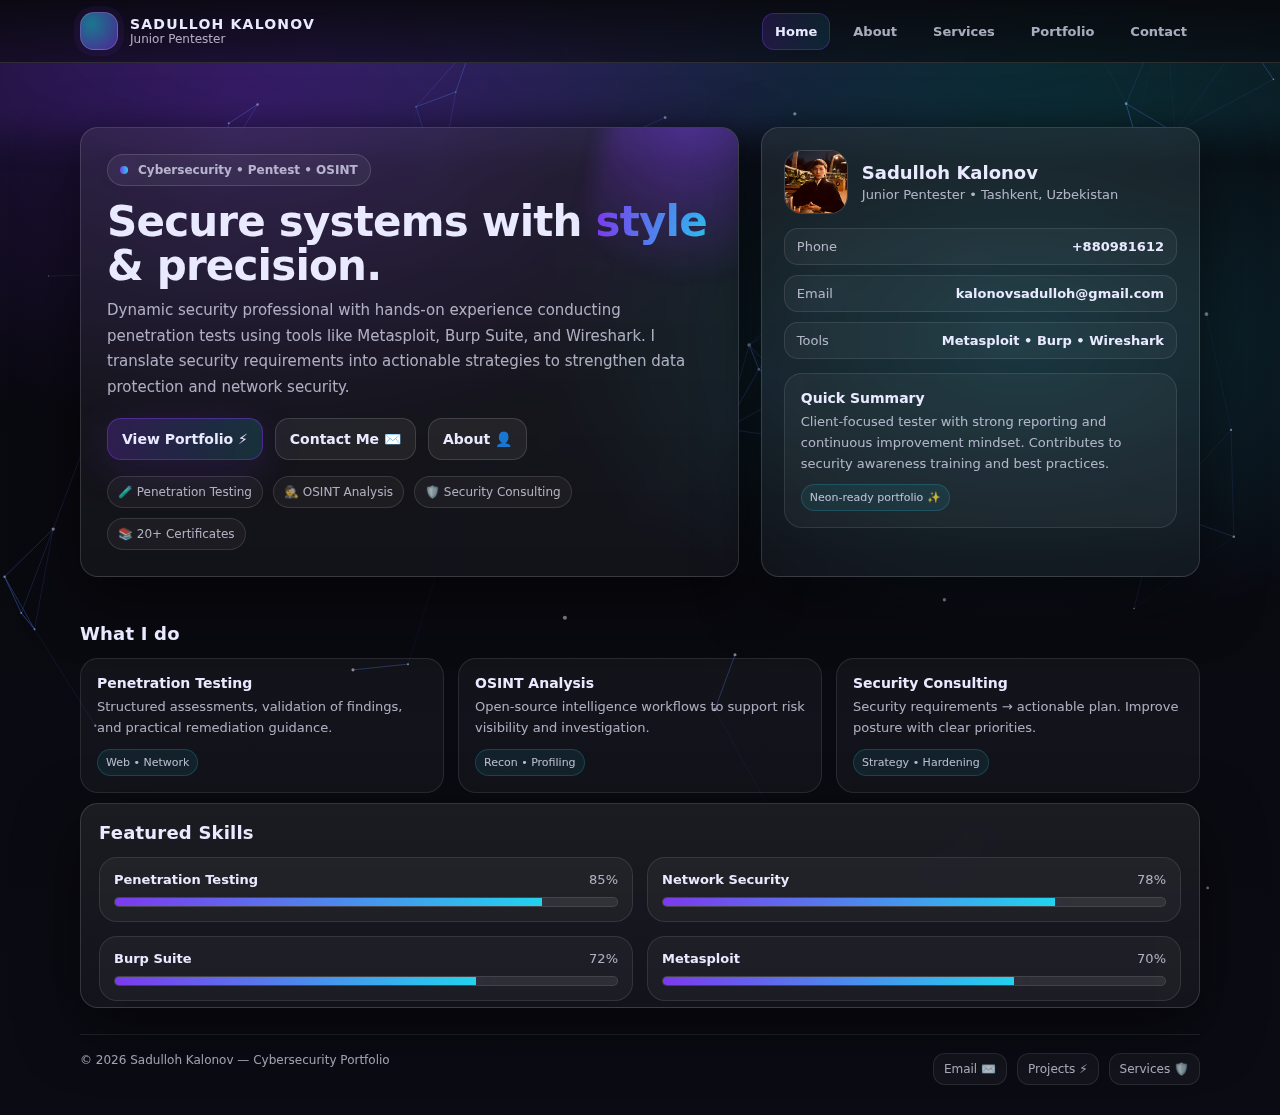
<file: index.html>
<!doctype html>
<html lang="en">
<head>
  <meta charset="utf-8" />
  <meta name="viewport" content="width=device-width, initial-scale=1" />
  <meta name="description" content="Sadulloh Kalonov — Junior Pentester portfolio. Cybersecurity, Pentest, OSINT, Security Consulting." />
  <meta name="robots" content="index,follow" />
  <title>Sadulloh Kalonov | Junior Pentester</title>
  <link rel="stylesheet" href="assets/css/style.css" />
</head>
<body>
  <a class="skip" href="#main">Skip to content</a>
  <canvas id="particles" aria-hidden="true"></canvas>
  <div class="top-glow" aria-hidden="true"></div>
  <div class="grid-noise" aria-hidden="true"></div>

  <header class="nav">
    <div class="container nav-inner">
      <a class="brand" href="index.html" aria-label="Home">
        <div class="brand-badge" aria-hidden="true"></div>
        <div>
          <h1>SADULLOH KALONOV</h1>
          <p>Junior Pentester</p>
        </div>
      </a>

      <nav class="nav-links" aria-label="Primary">
        <a data-nav href="index.html">Home</a>
        <a data-nav href="about.html">About</a>
        <a data-nav href="services.html">Services</a>
        <a data-nav href="portfolio.html">Portfolio</a>
        <a data-nav href="contact.html">Contact</a>
      </nav>

      <button class="menu-btn" data-menu aria-expanded="false" aria-controls="mobileNav">Menu</button>
    </div>

    <div class="container mobile" id="mobileNav" data-mobile>
      <a href="index.html">Home</a>
      <a href="about.html">About</a>
      <a href="services.html">Services</a>
      <a href="portfolio.html">Portfolio</a>
      <a href="contact.html">Contact</a>
    </div>
  </header>

  <main id="main" class="container">
    <section class="hero">
      <div class="hero-grid">
        <div class="card hero-main reveal">
          <div class="kicker"><span class="dot"></span> Cybersecurity • Pentest • OSINT</div>
          <h2 class="hero-title">
            Secure systems with <span class="gradient">style</span> & precision.
          </h2>
          <p class="hero-sub">
            Dynamic security professional with hands-on experience conducting penetration tests using tools like
            Metasploit, Burp Suite, and Wireshark. I translate security requirements into actionable strategies to
            strengthen data protection and network security.
          </p>

          <div class="hero-actions">
            <a class="btn primary" href="portfolio.html">View Portfolio ⚡</a>
            <a class="btn" href="contact.html">Contact Me ✉️</a>
            <a class="btn" href="about.html">About 👤</a>
          </div>

          <div class="pills">
            <span class="pill">🧪 Penetration Testing</span>
            <span class="pill">🕵️ OSINT Analysis</span>
            <span class="pill">🛡️ Security Consulting</span>
            <span class="pill">📚 20+ Certificates</span>
          </div>
        </div>

        <aside class="card profile reveal">
          <div class="avatar">
            <img src="assets/img/profile.jpg" alt="Profile photo" />
            <div>
              <h2>Sadulloh Kalonov</h2>
              <p>Junior Pentester • Tashkent, Uzbekistan</p>
            </div>
          </div>

          <div class="meta">
            <div class="meta-item"><span>Phone</span><b>+880981612</b></div>
            <div class="meta-item"><span>Email</span><b>kalonovsadulloh@gmail.com</b></div>
            <div class="meta-item"><span>Tools</span><b>Metasploit • Burp • Wireshark</b></div>
          </div>

          <div class="tile">
            <h4>Quick Summary</h4>
            <p>
              Client-focused tester with strong reporting and continuous improvement mindset.
              Contributes to security awareness training and best practices.
            </p>
            <span class="tag">Neon-ready portfolio ✨</span>
          </div>
        </aside>
      </div>
    </section>

    <section class="section">
      <h3 class="reveal">What I do</h3>
      <div class="grid">
        <div class="tile reveal">
          <h4>Penetration Testing</h4>
          <p>Structured assessments, validation of findings, and practical remediation guidance.</p>
          <span class="tag">Web • Network</span>
        </div>
        <div class="tile reveal">
          <h4>OSINT Analysis</h4>
          <p>Open-source intelligence workflows to support risk visibility and investigation.</p>
          <span class="tag">Recon • Profiling</span>
        </div>
        <div class="tile reveal">
          <h4>Security Consulting</h4>
          <p>Security requirements → actionable plan. Improve posture with clear priorities.</p>
          <span class="tag">Strategy • Hardening</span>
        </div>
      </div>
    </section>

    <section class="section card reveal" style="padding:18px 18px 6px;">
      <h3>Featured Skills</h3>
      <div class="skills" data-skills>
        <div class="skill">
          <div class="skill-top"><b>Penetration Testing</b><span>85%</span></div>
          <div class="bar"><span data-w="85"></span></div>
        </div>
        <div class="skill">
          <div class="skill-top"><b>Network Security</b><span>78%</span></div>
          <div class="bar"><span data-w="78"></span></div>
        </div>
        <div class="skill">
          <div class="skill-top"><b>Burp Suite</b><span>72%</span></div>
          <div class="bar"><span data-w="72"></span></div>
        </div>
        <div class="skill">
          <div class="skill-top"><b>Metasploit</b><span>70%</span></div>
          <div class="bar"><span data-w="70"></span></div>
        </div>
      </div>
    </section>

    <footer class="footer">
      <div class="footer-inner">
        <div>© <span id="y"></span> Sadulloh Kalonov — Cybersecurity Portfolio</div>
        <div class="social">
          <a href="contact.html">Email ✉️</a>
          <a href="portfolio.html">Projects ⚡</a>
          <a href="services.html">Services 🛡️</a>
        </div>
      </div>
    </footer>
  </main>

  <script src="assets/js/main.js"></script>
  <script>
    document.getElementById('y').textContent = new Date().getFullYear();
  </script>
</body>
</html>
</file>
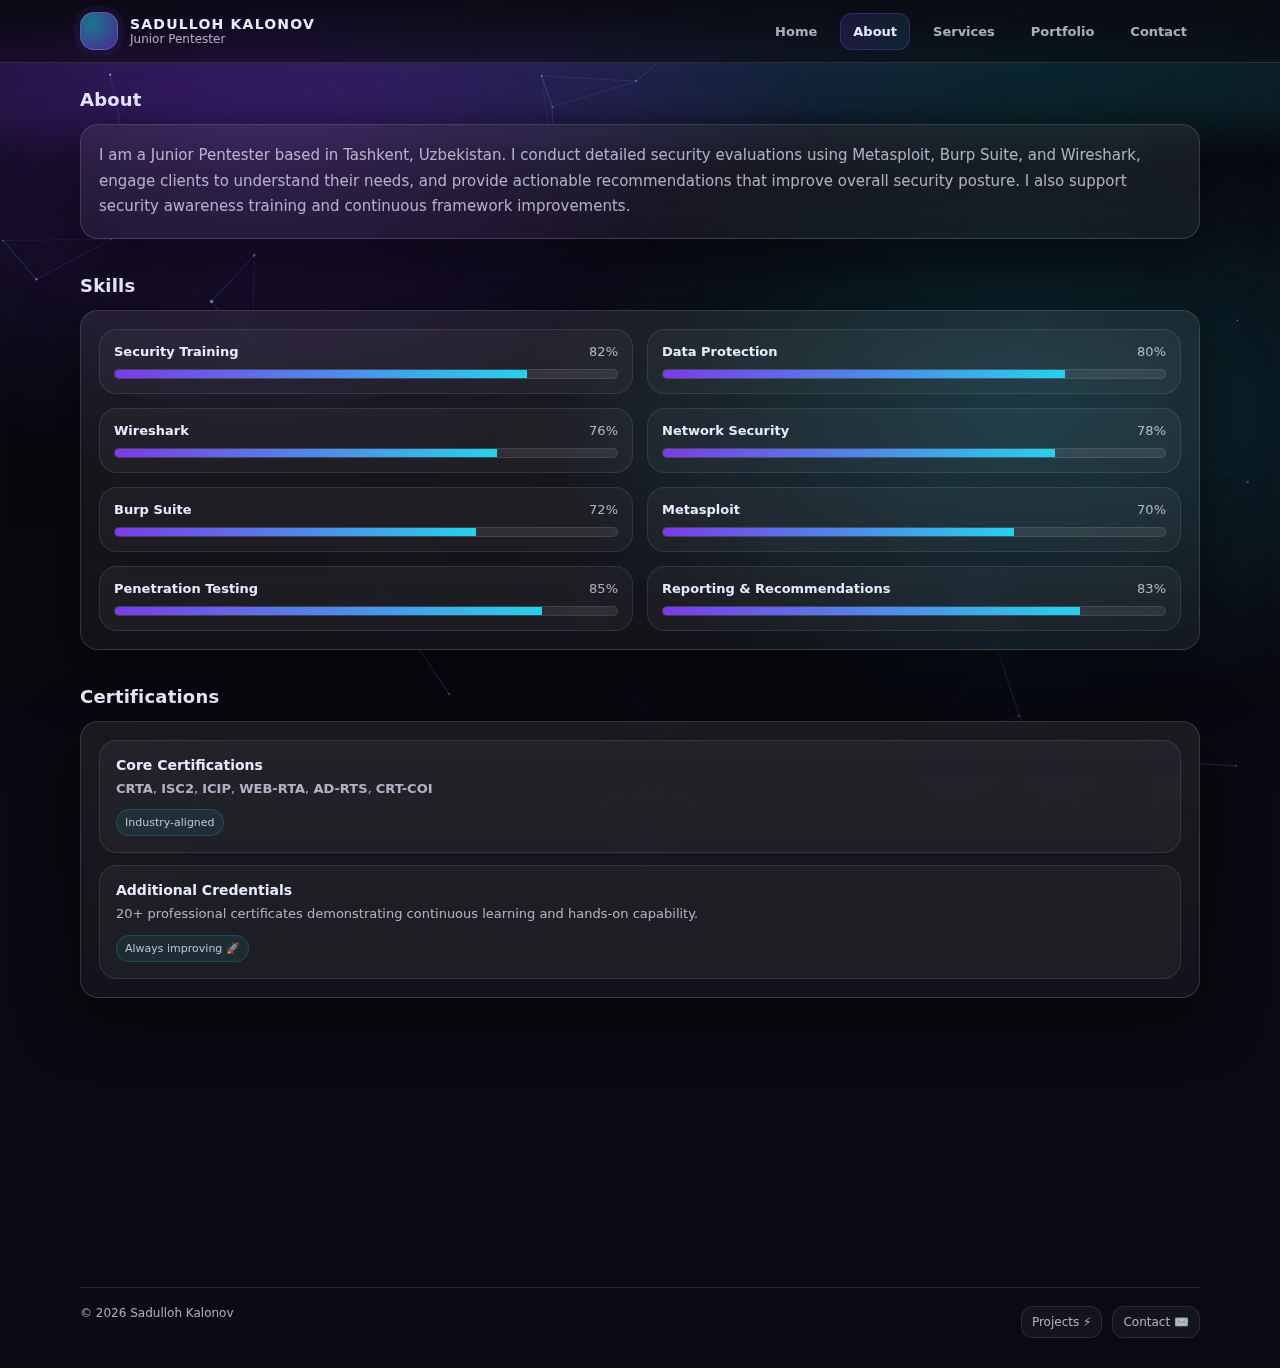
<file: about.html>
<!doctype html>
<html lang="en">
<head>
  <meta charset="utf-8" />
  <meta name="viewport" content="width=device-width, initial-scale=1" />
  <meta name="description" content="About Sadulloh Kalonov — Junior Pentester. Skills, experience, and certifications." />
  <title>About | Sadulloh Kalonov</title>
  <link rel="stylesheet" href="assets/css/style.css" />
</head>
<body>
  <canvas id="particles" aria-hidden="true"></canvas>
  <div class="top-glow" aria-hidden="true"></div>
  <div class="grid-noise" aria-hidden="true"></div>

  <header class="nav">
    <div class="container nav-inner">
      <a class="brand" href="index.html">
        <div class="brand-badge" aria-hidden="true"></div>
        <div><h1>SADULLOH KALONOV</h1><p>Junior Pentester</p></div>
      </a>
      <nav class="nav-links" aria-label="Primary">
        <a data-nav href="index.html">Home</a>
        <a data-nav href="about.html">About</a>
        <a data-nav href="services.html">Services</a>
        <a data-nav href="portfolio.html">Portfolio</a>
        <a data-nav href="contact.html">Contact</a>
      </nav>
      <button class="menu-btn" data-menu aria-expanded="false" aria-controls="mobileNav">Menu</button>
    </div>
    <div class="container mobile" id="mobileNav" data-mobile>
      <a href="index.html">Home</a><a href="about.html">About</a><a href="services.html">Services</a>
      <a href="portfolio.html">Portfolio</a><a href="contact.html">Contact</a>
    </div>
  </header>

  <main class="container">
    <section class="section">
      <h3 class="reveal">About</h3>
      <div class="card reveal" style="padding:18px;">
        <p class="hero-sub" style="max-width:none;margin:0;">
          I am a Junior Pentester based in Tashkent, Uzbekistan. I conduct detailed security evaluations using
          Metasploit, Burp Suite, and Wireshark, engage clients to understand their needs, and provide actionable
          recommendations that improve overall security posture. I also support security awareness training and
          continuous framework improvements.
        </p>
      </div>
    </section>

    <section class="section">
      <h3 class="reveal">Skills</h3>
      <div class="card reveal" style="padding:18px;" data-skills>
        <div class="skills">
          <div class="skill">
            <div class="skill-top"><b>Security Training</b><span>82%</span></div>
            <div class="bar"><span data-w="82"></span></div>
          </div>
          <div class="skill">
            <div class="skill-top"><b>Data Protection</b><span>80%</span></div>
            <div class="bar"><span data-w="80"></span></div>
          </div>
          <div class="skill">
            <div class="skill-top"><b>Wireshark</b><span>76%</span></div>
            <div class="bar"><span data-w="76"></span></div>
          </div>
          <div class="skill">
            <div class="skill-top"><b>Network Security</b><span>78%</span></div>
            <div class="bar"><span data-w="78"></span></div>
          </div>
          <div class="skill">
            <div class="skill-top"><b>Burp Suite</b><span>72%</span></div>
            <div class="bar"><span data-w="72"></span></div>
          </div>
          <div class="skill">
            <div class="skill-top"><b>Metasploit</b><span>70%</span></div>
            <div class="bar"><span data-w="70"></span></div>
          </div>
          <div class="skill">
            <div class="skill-top"><b>Penetration Testing</b><span>85%</span></div>
            <div class="bar"><span data-w="85"></span></div>
          </div>
          <div class="skill">
            <div class="skill-top"><b>Reporting & Recommendations</b><span>83%</span></div>
            <div class="bar"><span data-w="83"></span></div>
          </div>
        </div>
      </div>
    </section>

    <section class="section">
      <h3 class="reveal">Certifications</h3>
      <div class="section card reveal" style="padding:18px;">
        <div class="tile" style="margin-bottom:12px;">
          <h4>Core Certifications</h4>
          <p><b>CRTA</b>, <b>ISC2</b>, <b>ICIP</b>, <b>WEB-RTA</b>, <b>AD-RTS</b>, <b>CRT-COI</b></p>
          <span class="tag">Industry-aligned</span>
        </div>

        <div class="tile">
          <h4>Additional Credentials</h4>
          <p>20+ professional certificates demonstrating continuous learning and hands-on capability.</p>
          <span class="tag">Always improving 🚀</span>
        </div>
      </div>
    </section>

    <section class="section">
      <h3 class="reveal">Languages</h3>
      <div class="section card reveal" style="padding:18px;">
        <div class="skills" data-skills>
          <div class="skill">
            <div class="skill-top"><b>Uzbek</b><span>Native</span></div>
            <div class="bar"><span data-w="100"></span></div>
          </div>
          <div class="skill">
            <div class="skill-top"><b>English</b><span>Intermediate</span></div>
            <div class="bar"><span data-w="65"></span></div>
          </div>
          <div class="skill">
            <div class="skill-top"><b>Russian</b><span>Beginner</span></div>
            <div class="bar"><span data-w="35"></span></div>
          </div>
          <div class="skill">
            <div class="skill-top"><b>Turkish</b><span>Beginner</span></div>
            <div class="bar"><span data-w="30"></span></div>
          </div>
        </div>
      </div>
    </section>

    <footer class="footer">
      <div class="footer-inner">
        <div>© <span id="y"></span> Sadulloh Kalonov</div>
        <div class="social">
          <a href="portfolio.html">Projects ⚡</a>
          <a href="contact.html">Contact ✉️</a>
        </div>
      </div>
    </footer>
  </main>

  <script src="assets/js/main.js"></script>
  <script>document.getElementById('y').textContent = new Date().getFullYear();</script>
</body>
</html>
</file>
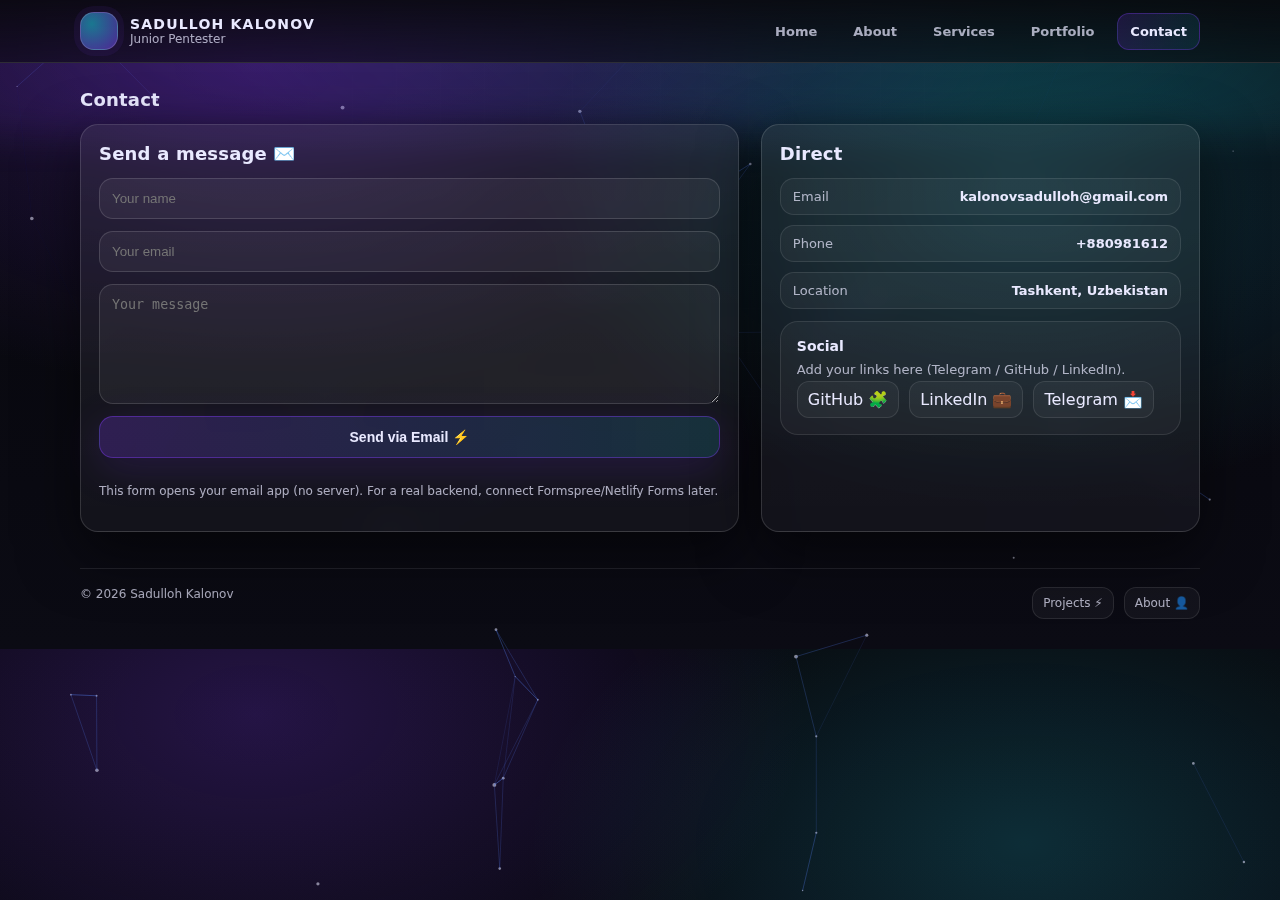
<file: contact.html>
<!doctype html>
<html lang="en">
<head>
  <meta charset="utf-8" />
  <meta name="viewport" content="width=device-width, initial-scale=1" />
  <meta name="description" content="Contact Sadulloh Kalonov — Junior Pentester." />
  <title>Contact | Sadulloh Kalonov</title>
  <link rel="stylesheet" href="assets/css/style.css" />
</head>
<body>
  <canvas id="particles" aria-hidden="true"></canvas>
  <div class="top-glow" aria-hidden="true"></div>
  <div class="grid-noise" aria-hidden="true"></div>

  <header class="nav">
    <div class="container nav-inner">
      <a class="brand" href="index.html"><div class="brand-badge"></div><div><h1>SADULLOH KALONOV</h1><p>Junior Pentester</p></div></a>
      <nav class="nav-links" aria-label="Primary">
        <a data-nav href="index.html">Home</a>
        <a data-nav href="about.html">About</a>
        <a data-nav href="services.html">Services</a>
        <a data-nav href="portfolio.html">Portfolio</a>
        <a data-nav href="contact.html">Contact</a>
      </nav>
      <button class="menu-btn" data-menu aria-expanded="false" aria-controls="mobileNav">Menu</button>
    </div>
    <div class="container mobile" id="mobileNav" data-mobile>
      <a href="index.html">Home</a><a href="about.html">About</a><a href="services.html">Services</a>
      <a href="portfolio.html">Portfolio</a><a href="contact.html">Contact</a>
    </div>
  </header>

  <main class="container">
    <section class="section">
      <h3 class="reveal">Contact</h3>

      <div class="hero-grid">
        <div class="card reveal" style="padding:18px;">
          <h3 style="margin-top:0;">Send a message ✉️</h3>
          <!-- Static site: use mailto (no backend needed) -->
          <form class="form" id="contactForm">
            <input class="input" id="name" placeholder="Your name" required />
            <input class="input" id="email" type="email" placeholder="Your email" required />
            <textarea class="input" id="msg" placeholder="Your message" required></textarea>
            <button class="btn primary" type="submit">Send via Email ⚡</button>
            <p class="helper">This form opens your email app (no server). For a real backend, connect Formspree/Netlify Forms later.</p>
          </form>
        </div>

        <aside class="card reveal" style="padding:18px;">
          <h3 style="margin-top:0;">Direct</h3>
          <div class="meta">
            <div class="meta-item"><span>Email</span><b>kalonovsadulloh@gmail.com</b></div>
            <div class="meta-item"><span>Phone</span><b>+880981612</b></div>
            <div class="meta-item"><span>Location</span><b>Tashkent, Uzbekistan</b></div>
          </div>

          <div class="tile" style="margin-top:12px;">
            <h4>Social</h4>
            <p class="helper">Add your links here (Telegram / GitHub / LinkedIn).</p>
            <div class="social">
              <a href="#" aria-label="GitHub">GitHub 🧩</a>
              <a href="#" aria-label="LinkedIn">LinkedIn 💼</a>
              <a href="#" aria-label="Telegram">Telegram 📩</a>
            </div>
          </div>
        </aside>
      </div>
    </section>

    <footer class="footer">
      <div class="footer-inner">
        <div>© <span id="y"></span> Sadulloh Kalonov</div>
        <div class="social">
          <a href="portfolio.html">Projects ⚡</a>
          <a href="about.html">About 👤</a>
        </div>
      </div>
    </footer>
  </main>

  <script src="assets/js/main.js"></script>
  <script>
    document.getElementById('y').textContent = new Date().getFullYear();

    // mailto submit
    document.getElementById('contactForm').addEventListener('submit', (e) => {
      e.preventDefault();
      const name = encodeURIComponent(document.getElementById('name').value.trim());
      const email = encodeURIComponent(document.getElementById('email').value.trim());
      const msg = encodeURIComponent(document.getElementById('msg').value.trim());

      const subject = encodeURIComponent(`Portfolio contact from ${decodeURIComponent(name)}`);
      const body = encodeURIComponent(`Name: ${decodeURIComponent(name)}\nEmail: ${decodeURIComponent(email)}\n\nMessage:\n${decodeURIComponent(msg)}`);

      window.location.href = `mailto:kalonovsadulloh@gmail.com?subject=${subject}&body=${body}`;
    });
  </script>
</body>
</html>
</file>
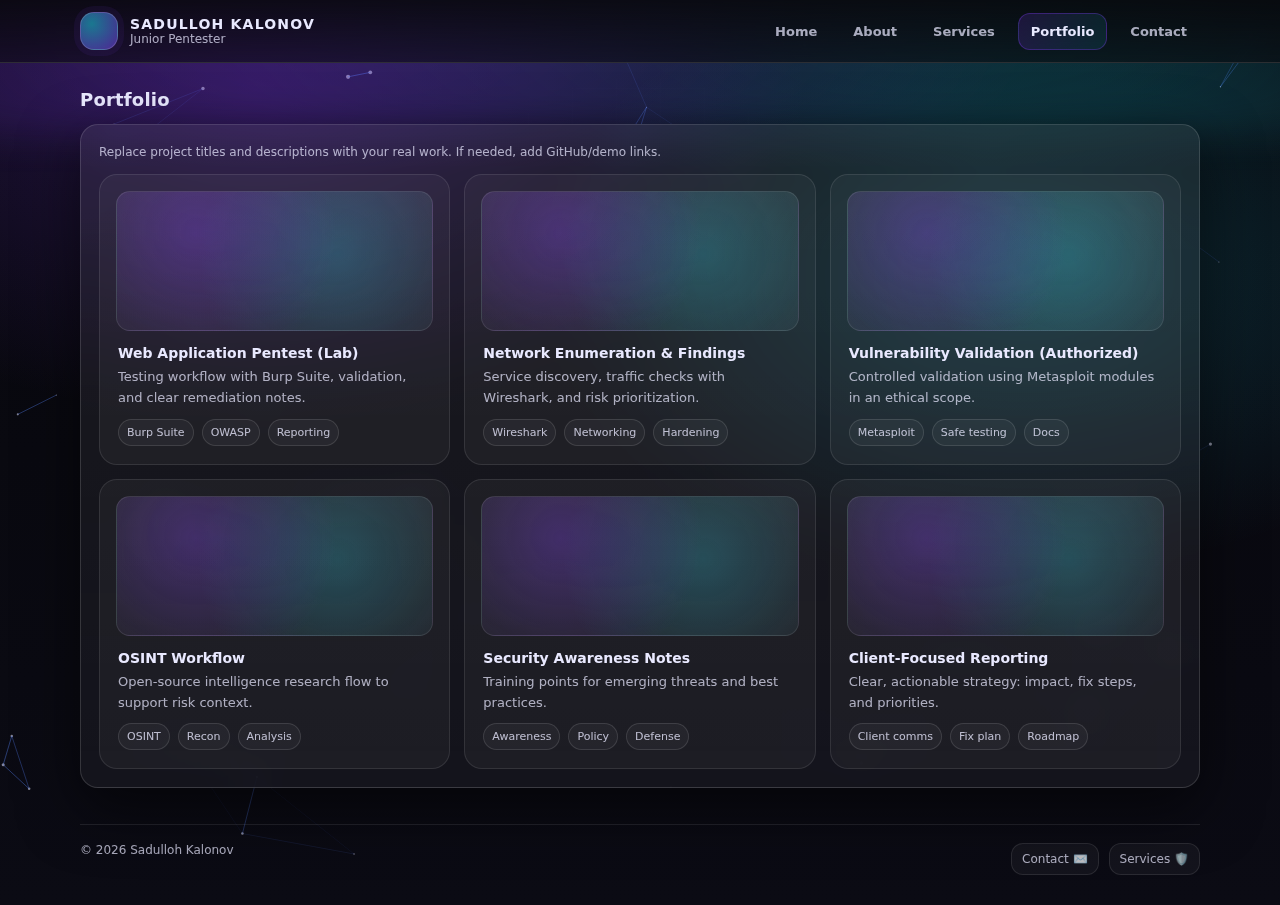
<file: portfolio.html>
<!doctype html>
<html lang="en">
<head>
  <meta charset="utf-8" />
  <meta name="viewport" content="width=device-width, initial-scale=1" />
  <meta name="description" content="Portfolio projects by Sadulloh Kalonov — pentesting and security work samples." />
  <title>Portfolio | Sadulloh Kalonov</title>
  <link rel="stylesheet" href="assets/css/style.css" />
</head>
<body>
  <canvas id="particles" aria-hidden="true"></canvas>
  <div class="top-glow" aria-hidden="true"></div>
  <div class="grid-noise" aria-hidden="true"></div>

  <header class="nav">
    <div class="container nav-inner">
      <a class="brand" href="index.html"><div class="brand-badge"></div><div><h1>SADULLOH KALONOV</h1><p>Junior Pentester</p></div></a>
      <nav class="nav-links" aria-label="Primary">
        <a data-nav href="index.html">Home</a>
        <a data-nav href="about.html">About</a>
        <a data-nav href="services.html">Services</a>
        <a data-nav href="portfolio.html">Portfolio</a>
        <a data-nav href="contact.html">Contact</a>
      </nav>
      <button class="menu-btn" data-menu aria-expanded="false" aria-controls="mobileNav">Menu</button>
    </div>
    <div class="container mobile" id="mobileNav" data-mobile>
      <a href="index.html">Home</a><a href="about.html">About</a><a href="services.html">Services</a>
      <a href="portfolio.html">Portfolio</a><a href="contact.html">Contact</a>
    </div>
  </header>

  <main class="container">
    <section class="section">
      <h3 class="reveal">Portfolio</h3>
      <div class="card reveal" style="padding:18px;">
        <p class="helper" style="margin-top:0;">
          Replace project titles and descriptions with your real work. If needed, add GitHub/demo links.
        </p>

        <div class="cards">
          <div class="tile project">
            <div class="thumb"></div>
            <div class="body">
              <h4>Web Application Pentest (Lab)</h4>
              <p>Testing workflow with Burp Suite, validation, and clear remediation notes.</p>
              <div class="chips">
                <span class="chip">Burp Suite</span><span class="chip">OWASP</span><span class="chip">Reporting</span>
              </div>
            </div>
          </div>

          <div class="tile project">
            <div class="thumb"></div>
            <div class="body">
              <h4>Network Enumeration & Findings</h4>
              <p>Service discovery, traffic checks with Wireshark, and risk prioritization.</p>
              <div class="chips">
                <span class="chip">Wireshark</span><span class="chip">Networking</span><span class="chip">Hardening</span>
              </div>
            </div>
          </div>

          <div class="tile project">
            <div class="thumb"></div>
            <div class="body">
              <h4>Vulnerability Validation (Authorized)</h4>
              <p>Controlled validation using Metasploit modules in an ethical scope.</p>
              <div class="chips">
                <span class="chip">Metasploit</span><span class="chip">Safe testing</span><span class="chip">Docs</span>
              </div>
            </div>
          </div>

          <div class="tile project">
            <div class="thumb"></div>
            <div class="body">
              <h4>OSINT Workflow</h4>
              <p>Open-source intelligence research flow to support risk context.</p>
              <div class="chips">
                <span class="chip">OSINT</span><span class="chip">Recon</span><span class="chip">Analysis</span>
              </div>
            </div>
          </div>

          <div class="tile project">
            <div class="thumb"></div>
            <div class="body">
              <h4>Security Awareness Notes</h4>
              <p>Training points for emerging threats and best practices.</p>
              <div class="chips">
                <span class="chip">Awareness</span><span class="chip">Policy</span><span class="chip">Defense</span>
              </div>
            </div>
          </div>

          <div class="tile project">
            <div class="thumb"></div>
            <div class="body">
              <h4>Client-Focused Reporting</h4>
              <p>Clear, actionable strategy: impact, fix steps, and priorities.</p>
              <div class="chips">
                <span class="chip">Client comms</span><span class="chip">Fix plan</span><span class="chip">Roadmap</span>
              </div>
            </div>
          </div>
        </div>

      </div>
    </section>

    <footer class="footer">
      <div class="footer-inner">
        <div>© <span id="y"></span> Sadulloh Kalonov</div>
        <div class="social">
          <a href="contact.html">Contact ✉️</a>
          <a href="services.html">Services 🛡️</a>
        </div>
      </div>
    </footer>
  </main>

  <script src="assets/js/main.js"></script>
  <script>document.getElementById('y').textContent = new Date().getFullYear();</script>
</body>
</html>
</file>
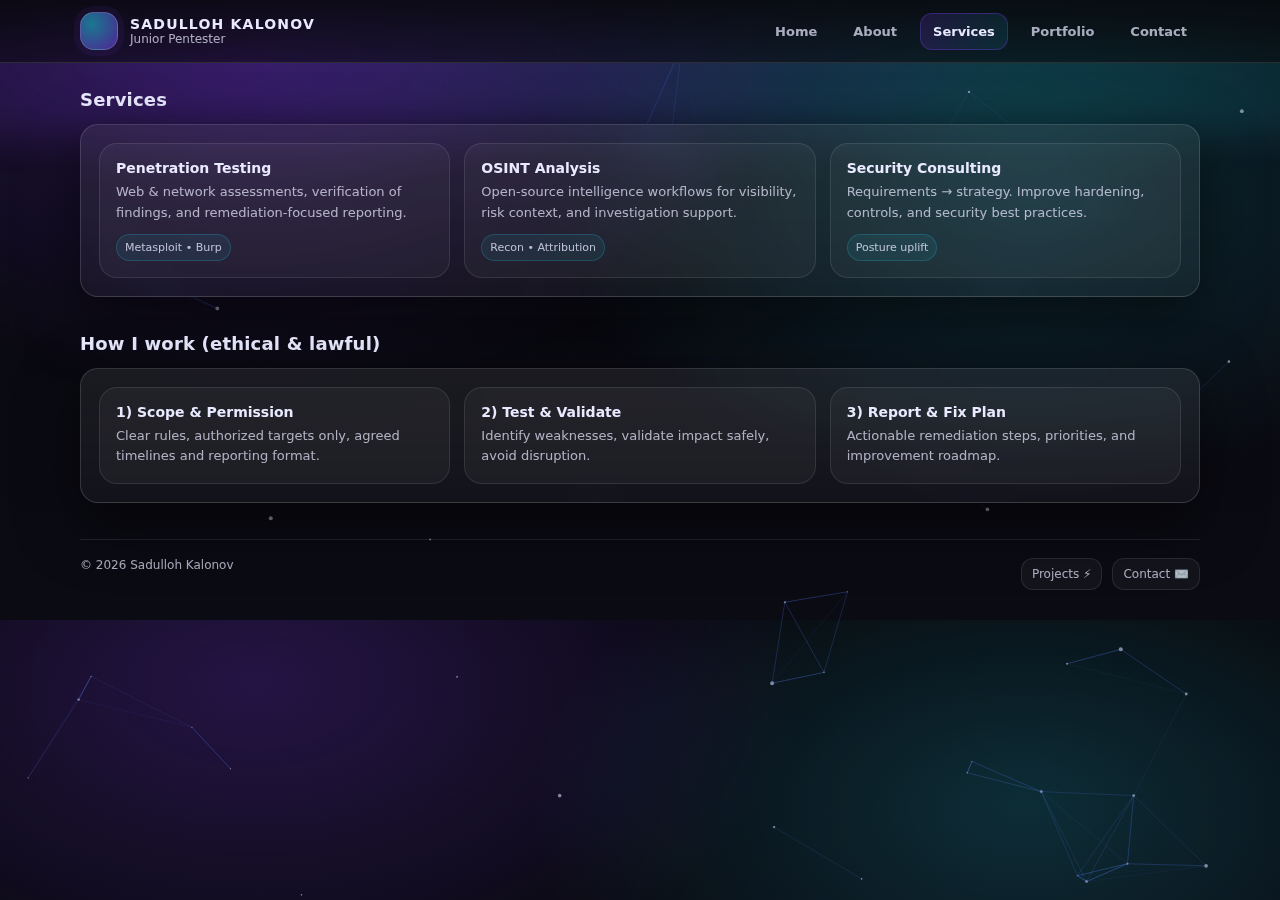
<file: services.html>
<!doctype html>
<html lang="en">
<head>
  <meta charset="utf-8" />
  <meta name="viewport" content="width=device-width, initial-scale=1" />
  <meta name="description" content="Cybersecurity services: pentesting, OSINT, and security consulting." />
  <title>Services | Sadulloh Kalonov</title>
  <link rel="stylesheet" href="assets/css/style.css" />
</head>
<body>
  <canvas id="particles" aria-hidden="true"></canvas>
  <div class="top-glow" aria-hidden="true"></div>
  <div class="grid-noise" aria-hidden="true"></div>

  <header class="nav">
    <div class="container nav-inner">
      <a class="brand" href="index.html"><div class="brand-badge"></div><div><h1>SADULLOH KALONOV</h1><p>Junior Pentester</p></div></a>
      <nav class="nav-links" aria-label="Primary">
        <a data-nav href="index.html">Home</a>
        <a data-nav href="about.html">About</a>
        <a data-nav href="services.html">Services</a>
        <a data-nav href="portfolio.html">Portfolio</a>
        <a data-nav href="contact.html">Contact</a>
      </nav>
      <button class="menu-btn" data-menu aria-expanded="false" aria-controls="mobileNav">Menu</button>
    </div>
    <div class="container mobile" id="mobileNav" data-mobile>
      <a href="index.html">Home</a><a href="about.html">About</a><a href="services.html">Services</a>
      <a href="portfolio.html">Portfolio</a><a href="contact.html">Contact</a>
    </div>
  </header>

  <main class="container">
    <section class="section">
      <h3 class="reveal">Services</h3>
      <div class="section card reveal" style="padding:18px;">
        <div class="grid">
          <div class="tile">
            <h4>Penetration Testing</h4>
            <p>Web & network assessments, verification of findings, and remediation-focused reporting.</p>
            <span class="tag">Metasploit • Burp</span>
          </div>
          <div class="tile">
            <h4>OSINT Analysis</h4>
            <p>Open-source intelligence workflows for visibility, risk context, and investigation support.</p>
            <span class="tag">Recon • Attribution</span>
          </div>
          <div class="tile">
            <h4>Security Consulting</h4>
            <p>Requirements → strategy. Improve hardening, controls, and security best practices.</p>
            <span class="tag">Posture uplift</span>
          </div>
        </div>
      </div>
    </section>

    <section class="section">
      <h3 class="reveal">How I work (ethical & lawful)</h3>
      <div class="section card reveal" style="padding:18px;">
        <div class="grid">
          <div class="tile">
            <h4>1) Scope & Permission</h4>
            <p>Clear rules, authorized targets only, agreed timelines and reporting format.</p>
          </div>
          <div class="tile">
            <h4>2) Test & Validate</h4>
            <p>Identify weaknesses, validate impact safely, avoid disruption.</p>
          </div>
          <div class="tile">
            <h4>3) Report & Fix Plan</h4>
            <p>Actionable remediation steps, priorities, and improvement roadmap.</p>
          </div>
        </div>
      </div>
    </section>

    <footer class="footer">
      <div class="footer-inner">
        <div>© <span id="y"></span> Sadulloh Kalonov</div>
        <div class="social">
          <a href="portfolio.html">Projects ⚡</a>
          <a href="contact.html">Contact ✉️</a>
        </div>
      </div>
    </footer>
  </main>

  <script src="assets/js/main.js"></script>
  <script>document.getElementById('y').textContent = new Date().getFullYear();</script>
</body>
</html>
</file>
<file: assets/css/style.css>
/* =========================
   Cyberpunk Glass Portfolio
   Author: Sadulloh Kalonov
   ========================= */

:root{
  --bg0:#07070c;
  --bg1:#0b0b14;
  --glass:rgba(255,255,255,0.08);
  --glass2:rgba(255,255,255,0.12);
  --stroke:rgba(255,255,255,0.14);
  --text:#e9e9ff;
  --muted:rgba(233,233,255,0.72);
  --shadow: 0 20px 60px rgba(0,0,0,.55);

  --neon1:#7c3aed; /* purple */
  --neon2:#22d3ee; /* blue */
  --danger:#ff4d8d;
  --ok:#33ffcc;

  --radius:18px;
  --max:1120px;
}

*{ box-sizing:border-box; }
html{ scroll-behavior:smooth; }
body{
  margin:0;
  font-family: ui-sans-serif, system-ui, -apple-system, Segoe UI, Roboto, Arial;
  color:var(--text);
  background: radial-gradient(1000px 600px at 20% 10%, rgba(124,58,237,.25), transparent 55%),
              radial-gradient(900px 550px at 80% 30%, rgba(34,211,238,.18), transparent 55%),
              linear-gradient(180deg, var(--bg0), var(--bg1));
  overflow-x:hidden;
}

a{ color:inherit; text-decoration:none; }
img{ max-width:100%; display:block; }
.container{ width:min(var(--max), calc(100% - 32px)); margin:0 auto; }

.skip{
  position:absolute; left:-999px; top:auto; width:1px; height:1px; overflow:hidden;
}
.skip:focus{
  left:16px; top:16px; width:auto; height:auto;
  padding:10px 14px; background:#000; border:1px solid var(--stroke); border-radius:12px;
  z-index:9999;
}

.top-glow{
  position:fixed; inset:-40vh -20vw auto -20vw; height:55vh;
  background: radial-gradient(circle at 30% 40%, rgba(124,58,237,.30), transparent 60%),
              radial-gradient(circle at 70% 35%, rgba(34,211,238,.22), transparent 62%);
  filter: blur(18px);
  pointer-events:none;
  z-index:-2;
}

.grid-noise{
  position:fixed; inset:0;
  background-image:
    linear-gradient(rgba(255,255,255,0.03) 1px, transparent 1px),
    linear-gradient(90deg, rgba(255,255,255,0.03) 1px, transparent 1px);
  background-size: 44px 44px;
  mask-image: radial-gradient(circle at 50% 30%, rgba(0,0,0,1), rgba(0,0,0,.2) 55%, transparent 78%);
  opacity:.35;
  pointer-events:none;
  z-index:-1;
}

#particles{
  position:fixed; inset:0;
  z-index:-3;
  width:100%; height:100%;
}

/* NAV */
.nav{
  position:sticky; top:0;
  backdrop-filter: blur(14px);
  background: linear-gradient(180deg, rgba(8,8,12,.88), rgba(8,8,12,.55));
  border-bottom:1px solid var(--stroke);
  z-index:1000;
}
.nav-inner{
  display:flex; align-items:center; justify-content:space-between;
  padding:12px 0;
}
.brand{
  display:flex; gap:12px; align-items:center;
}
.brand-badge{
  width:38px; height:38px; border-radius:14px;
  background: radial-gradient(circle at 30% 30%, rgba(34,211,238,.55), rgba(124,58,237,.55));
  border:1px solid rgba(255,255,255,.16);
  box-shadow: 0 0 0 6px rgba(124,58,237,.08);
}
.brand h1{
  font-size:14px; margin:0; letter-spacing:1.2px; text-transform:uppercase;
}
.brand p{ margin:0; font-size:12px; color:var(--muted); }

.nav-links{
  display:flex; gap:10px; align-items:center;
}
.nav-links a{
  padding:10px 12px;
  border-radius:12px;
  color:var(--muted);
  border:1px solid transparent;
  transition: .2s ease;
  font-weight:600;
  font-size:13px;
}
.nav-links a:hover{
  color:var(--text);
  border-color: rgba(255,255,255,.14);
  background: rgba(255,255,255,.05);
}
.nav-links a.active{
  color:var(--text);
  border-color: rgba(124,58,237,.35);
  background: linear-gradient(90deg, rgba(124,58,237,.18), rgba(34,211,238,.10));
}

/* MOBILE MENU */
.menu-btn{
  display:none;
  border:1px solid var(--stroke);
  background: rgba(255,255,255,.05);
  color:var(--text);
  padding:10px 12px;
  border-radius:12px;
  cursor:pointer;
}
.mobile{
  display:none;
  padding: 8px 0 14px;
}
.mobile a{
  display:block;
  padding:12px 12px;
  border-radius:12px;
  border:1px solid rgba(255,255,255,.10);
  background: rgba(255,255,255,.04);
  margin-top:8px;
  color:var(--muted);
  font-weight:650;
}
.mobile a:hover{ color:var(--text); border-color: rgba(124,58,237,.35); }

/* HERO */
.hero{
  padding:64px 0 20px;
}
.hero-grid{
  display:grid;
  grid-template-columns: 1.2fr .8fr;
  gap:22px;
  align-items:stretch;
}
.card{
  border-radius: var(--radius);
  border:1px solid var(--stroke);
  background: linear-gradient(180deg, rgba(255,255,255,.07), rgba(255,255,255,.04));
  box-shadow: var(--shadow);
  backdrop-filter: blur(16px);
}
.hero-main{ padding:26px; position:relative; overflow:hidden; }
.hero-main:before{
  content:"";
  position:absolute; inset:-80px -120px auto auto;
  width:260px; height:260px;
  background: radial-gradient(circle at 30% 30%, rgba(124,58,237,.55), transparent 65%);
  filter: blur(10px);
  opacity:.9;
  transform: rotate(15deg);
}
.kicker{
  display:inline-flex; gap:10px; align-items:center;
  padding:8px 12px;
  border-radius:999px;
  border:1px solid rgba(255,255,255,.14);
  background: rgba(255,255,255,.05);
  color:var(--muted);
  font-weight:650;
  font-size:12px;
}
.kicker .dot{
  width:8px; height:8px; border-radius:99px;
  background: linear-gradient(90deg, var(--neon1), var(--neon2));
  box-shadow: 0 0 18px rgba(124,58,237,.55);
}
.hero-title{
  margin:14px 0 10px;
  font-size:42px;
  line-height:1.05;
  letter-spacing:-.8px;
}
.gradient{
  background: linear-gradient(90deg, var(--neon1), var(--neon2));
  -webkit-background-clip:text;
  background-clip:text;
  color:transparent;
}
.hero-sub{
  margin:0;
  color:var(--muted);
  font-size:15px;
  line-height:1.7;
  max-width:62ch;
}
.hero-actions{
  display:flex; gap:12px; margin-top:18px; flex-wrap:wrap;
}
.btn{
  display:inline-flex; gap:10px; align-items:center; justify-content:center;
  padding:12px 14px;
  border-radius:14px;
  border:1px solid rgba(255,255,255,.14);
  background: rgba(255,255,255,.06);
  color:var(--text);
  font-weight:750;
  font-size:14px;
  transition:.2s ease;
}
.btn:hover{ transform: translateY(-1px); border-color: rgba(124,58,237,.40); }
.btn.primary{
  border-color: rgba(124,58,237,.45);
  background: linear-gradient(90deg, rgba(124,58,237,.25), rgba(34,211,238,.15));
  box-shadow: 0 10px 40px rgba(124,58,237,.18);
}
.pills{
  display:flex; gap:10px; flex-wrap:wrap;
  margin-top:16px;
}
.pill{
  font-size:12px;
  color:var(--muted);
  border:1px solid rgba(255,255,255,.12);
  background: rgba(255,255,255,.04);
  padding:8px 10px;
  border-radius:999px;
}

/* SIDE CARD */
.profile{
  padding:22px;
  display:flex;
  flex-direction:column;
  gap:14px;
}
.avatar{
  display:flex; gap:14px; align-items:center;
}
.avatar img{
  width:64px; height:64px; border-radius:18px;
  object-fit:cover;
  border:1px solid rgba(255,255,255,.16);
}
.avatar h2{ margin:0; font-size:18px; line-height:1.2; }
.avatar p{ margin:4px 0 0; color:var(--muted); font-size:13px; }
.meta{
  display:grid; gap:10px;
}
.meta-item{
  display:flex; justify-content:space-between; gap:12px;
  padding:10px 12px;
  border-radius:14px;
  border:1px solid rgba(255,255,255,.10);
  background: rgba(255,255,255,.04);
  color:var(--muted);
  font-size:13px;
}
.meta-item b{ color:var(--text); font-weight:750; }

/* SECTIONS */
.section{ padding:26px 0 10px; }
.section h3{
  margin:0 0 14px;
  font-size:18px;
  letter-spacing:.2px;
}
.section .grid{
  display:grid;
  grid-template-columns: repeat(3, 1fr);
  gap:14px;
}
.tile{
  padding:16px;
  border-radius: var(--radius);
  border:1px solid rgba(255,255,255,.10);
  background: rgba(255,255,255,.04);
  transition:.2s ease;
}
.tile:hover{
  transform: translateY(-2px);
  border-color: rgba(124,58,237,.35);
  background: linear-gradient(180deg, rgba(124,58,237,.10), rgba(255,255,255,.04));
}
.tile h4{ margin:0 0 6px; font-size:14px; }
.tile p{ margin:0; color:var(--muted); font-size:13px; line-height:1.6; }
.tag{
  display:inline-flex;
  margin-top:10px;
  font-size:11px;
  color: rgba(233,233,255,.78);
  border:1px solid rgba(34,211,238,.20);
  background: rgba(34,211,238,.08);
  padding:6px 8px;
  border-radius:999px;
}

/* Skills bars */
.skills{
  display:grid;
  grid-template-columns: 1fr 1fr;
  gap:14px;
}
.skill{
  padding:14px;
  border-radius: var(--radius);
  border:1px solid rgba(255,255,255,.10);
  background: rgba(255,255,255,.04);
}
.skill-top{
  display:flex; justify-content:space-between; align-items:center;
  margin-bottom:10px;
  font-size:13px;
  color:var(--muted);
}
.skill-top b{ color:var(--text); }
.bar{
  height:10px;
  border-radius:999px;
  background: rgba(255,255,255,.08);
  border:1px solid rgba(255,255,255,.10);
  overflow:hidden;
}
.bar > span{
  display:block; height:100%;
  width:0%;
  background: linear-gradient(90deg, var(--neon1), var(--neon2));
  box-shadow: 0 0 18px rgba(124,58,237,.25);
  transition: width 1.1s ease;
}

/* Portfolio */
.cards{
  display:grid;
  grid-template-columns: repeat(3, 1fr);
  gap:14px;
}
.project{
  position:relative;
  overflow:hidden;
}
.project .thumb{
  height:140px;
  border-radius:14px;
  background:
    radial-gradient(circle at 25% 30%, rgba(124,58,237,.30), transparent 55%),
    radial-gradient(circle at 70% 45%, rgba(34,211,238,.22), transparent 60%),
    linear-gradient(180deg, rgba(255,255,255,.06), rgba(255,255,255,.03));
  border:1px solid rgba(255,255,255,.10);
}
.project .body{ padding:14px 2px 2px; }
.project h4{ margin:0 0 6px; font-size:14px; }
.project p{ margin:0; color:var(--muted); font-size:13px; line-height:1.6; }
.project .chips{
  display:flex; gap:8px; flex-wrap:wrap;
  margin-top:10px;
}
.chip{
  font-size:11px;
  color:rgba(233,233,255,.78);
  border:1px solid rgba(255,255,255,.12);
  background: rgba(255,255,255,.04);
  padding:6px 8px;
  border-radius:999px;
}
.project:hover .thumb{
  filter: brightness(1.1);
}

/* Contact form */
.form{
  display:grid;
  gap:12px;
}
.input{
  width:100%;
  padding:12px 12px;
  border-radius:14px;
  border:1px solid rgba(255,255,255,.14);
  background: rgba(255,255,255,.05);
  color:var(--text);
  outline:none;
}
textarea.input{ min-height:120px; resize:vertical; }
.input:focus{ border-color: rgba(124,58,237,.45); box-shadow: 0 0 0 4px rgba(124,58,237,.10); }
.helper{ color:var(--muted); font-size:12px; line-height:1.6; }

/* Footer */
.footer{
  margin-top:26px;
  padding:18px 0 30px;
  border-top:1px solid rgba(255,255,255,.10);
  color:var(--muted);
  font-size:12px;
}
.footer-inner{
  display:flex; justify-content:space-between; gap:12px; flex-wrap:wrap;
}
.social{
  display:flex; gap:10px; flex-wrap:wrap;
}
.social a{
  padding:8px 10px;
  border-radius:12px;
  border:1px solid rgba(255,255,255,.10);
  background: rgba(255,255,255,.04);
}
.social a:hover{ border-color: rgba(34,211,238,.30); }

/* Reveal animation */
.reveal{ opacity:0; transform: translateY(10px); transition: .6s ease; }
.reveal.show{ opacity:1; transform: translateY(0); }

@media (max-width: 980px){
  .hero-grid{ grid-template-columns:1fr; }
  .section .grid{ grid-template-columns:1fr; }
  .skills{ grid-template-columns:1fr; }
  .cards{ grid-template-columns:1fr; }
}
@media (max-width: 720px){
  .nav-links{ display:none; }
  .menu-btn{ display:inline-flex; }
  .mobile{ display:block; }
  .hero-title{ font-size:34px; }
}
</file>
